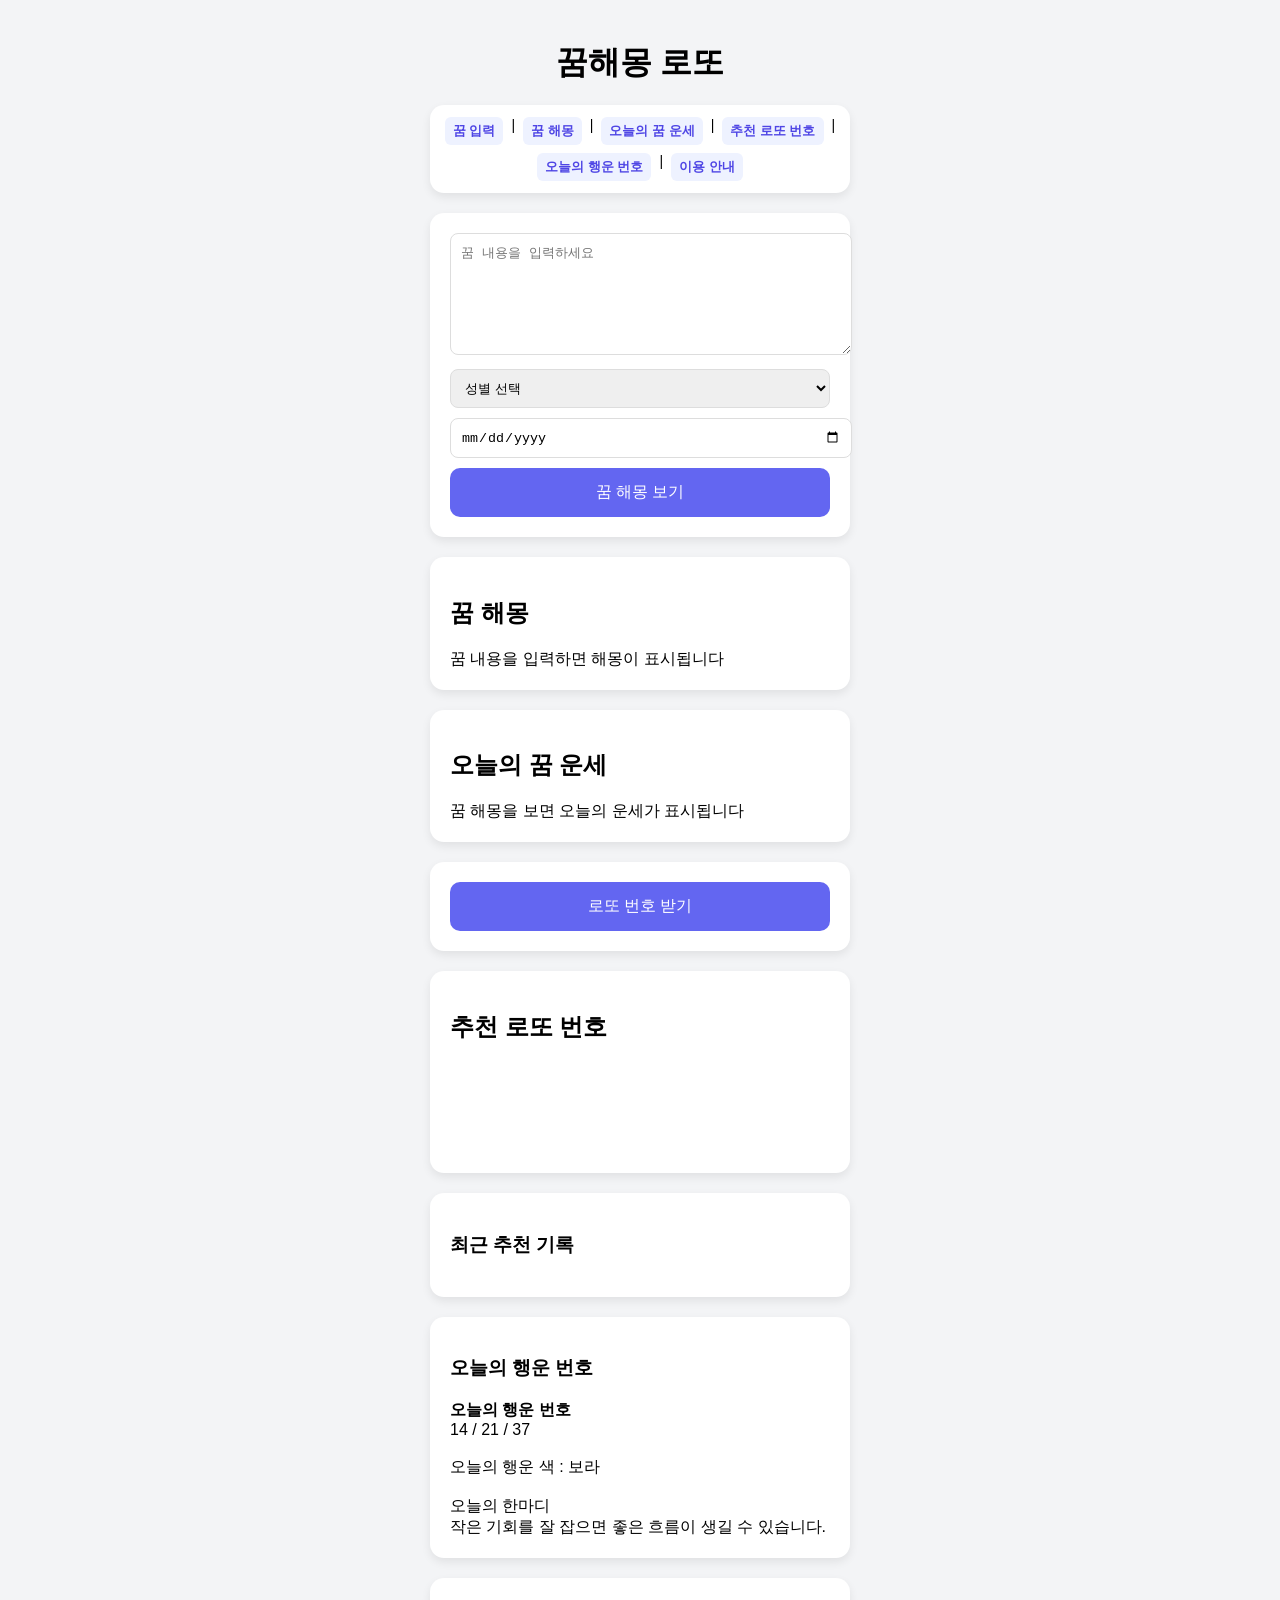
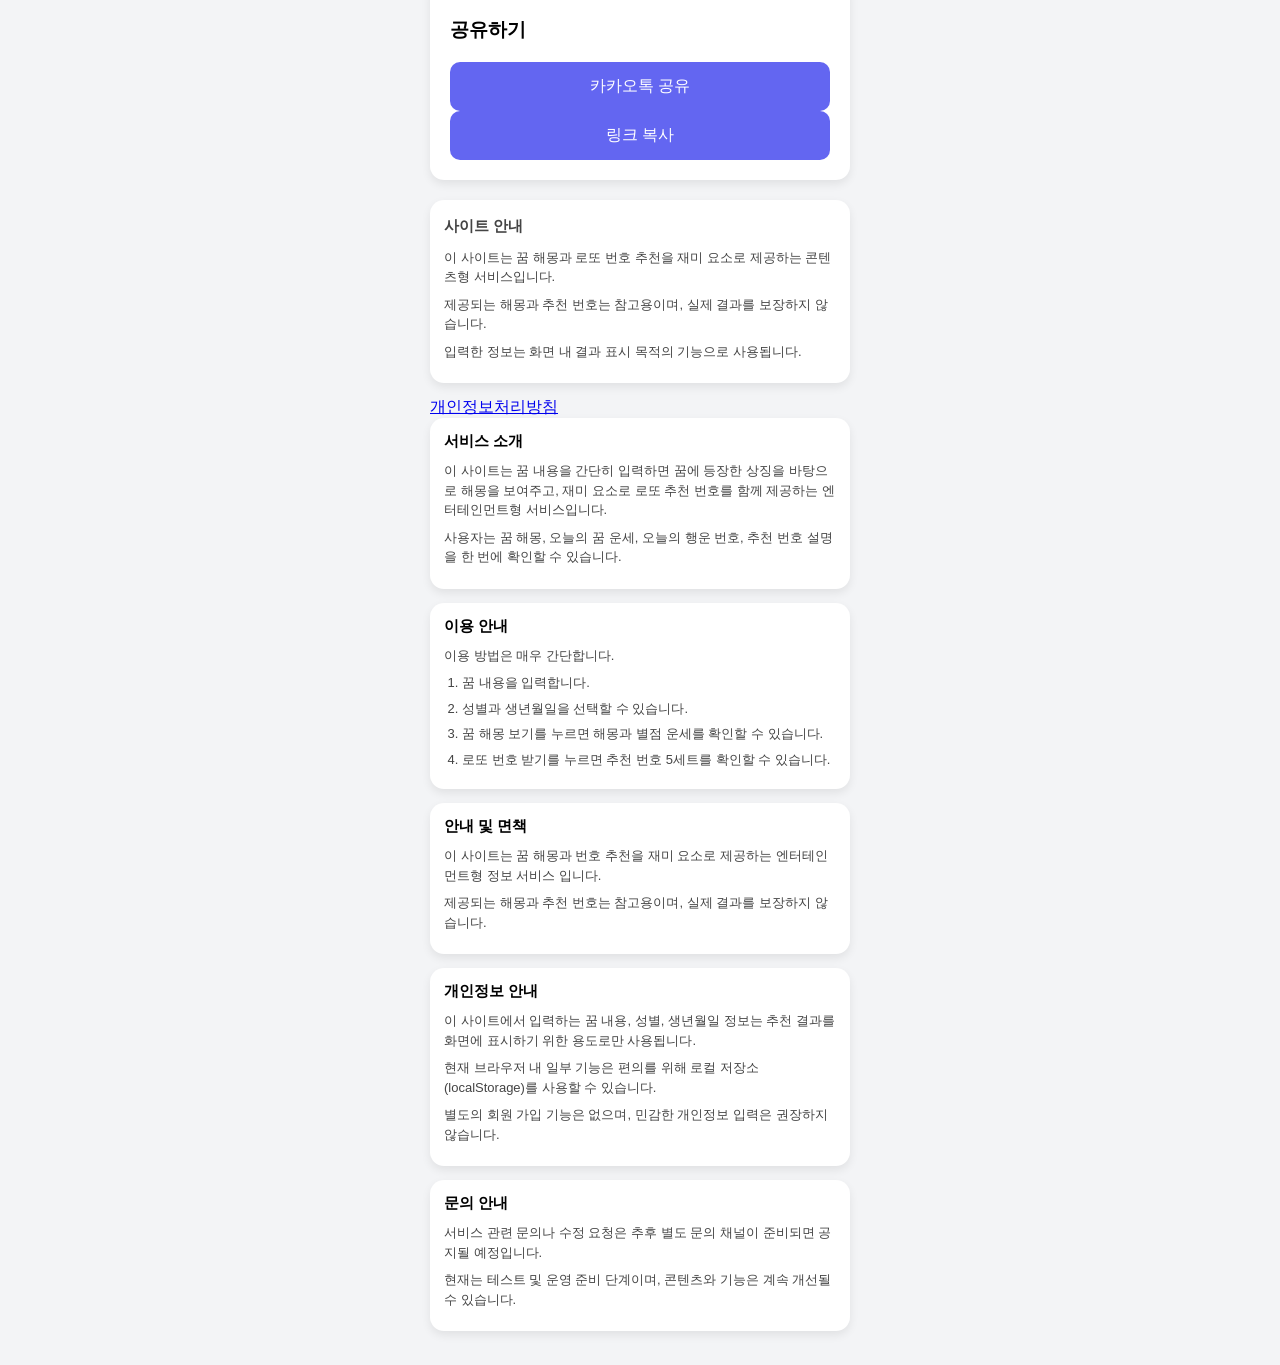
<file: index.html>
<!DOCTYPE html>
<html lang="ko">
<head>

<meta charset="UTF-8">
<meta name="viewport" content="width=device-width, initial-scale=1.0">

<script async src="https://pagead2.googlesyndication.com/pagead/js/adsbygoogle.js?client=ca-pub-2084458267795230"
     crossorigin="anonymous"></script>

<title>꿈해몽 로또</title>

<link rel="stylesheet" href="style.css">

</head>

<body>

<div class="app">

<h1>꿈해몽 로또</h1>

<!-- 상단 간단 메뉴 추가 -->
<div class="card" id="topNav">
  <nav>
    <a href="#dreamForm">꿈 입력</a> |
    <a href="#dreamInterpretation">꿈 해몽</a> |
    <a href="#dreamFortune">오늘의 꿈 운세</a> |
    <a href="#lottoSection">추천 로또 번호</a> |
    <a href="#luckySection">오늘의 행운 번호</a> |
    <a href="#siteFooter">이용 안내</a>
  </nav>
</div>

<div class="card" id="dreamForm">

<textarea id="dreamInput" placeholder="꿈 내용을 입력하세요"></textarea>

<select id="gender">
<option value="">성별 선택</option>
<option value="male">남성</option>
<option value="female">여성</option>
</select>

<input type="date" id="birth">

<button onclick="showInterpretation()">꿈 해몽 보기</button>

</div>


<div class="card" id="dreamInterpretation">

<h2>꿈 해몽</h2>

<div id="dreamResult">
꿈 내용을 입력하면 해몽이 표시됩니다
</div>

</div>


<div class="card" id="dreamFortune">

<h2>오늘의 꿈 운세</h2>

<div id="luckResult">
꿈 해몽을 보면 오늘의 운세가 표시됩니다
</div>

</div>


<div class="card">

<button onclick="startLotto()">로또 번호 받기</button>

</div>


<div class="card" id="lottoSection">

<h2>추천 로또 번호</h2>

<div id="lottoNumbers"></div>

<div id="lottoAdArea"></div>

<script async src="https://pagead2.googlesyndication.com/pagead/js/adsbygoogle.js?client=ca-pub-2084458267795230"
     crossorigin="anonymous"></script>
<!-- lotto_loading_ad_display -->
<ins class="adsbygoogle"
     style="display:block"
     data-ad-client="ca-pub-2084458267795230"
     data-ad-slot="2080815222"
     data-ad-format="auto"
     data-full-width-responsive="true"></ins>
<script>
     (adsbygoogle = window.adsbygoogle || []).push({});
</script>

<div id="numberReason"></div>

</div>


<div class="card">

<h3>최근 추천 기록</h3>

<div id="history"></div>

</div>


<div class="card" id="luckySection">

<h3>오늘의 행운 번호</h3>

<div id="todayLuckyCard"></div>

</div>


<div class="card">

<h3>공유하기</h3>

<button onclick="shareKakao()">카카오톡 공유</button>
<button onclick="shareLink()">링크 복사</button>

</div>

<!-- 하단 안내 추가 -->
<div class="card" id="siteFooter">
  <h3>사이트 안내</h3>
  <p>이 사이트는 꿈 해몽과 로또 번호 추천을 재미 요소로 제공하는 콘텐츠형 서비스입니다.</p>
  <p>제공되는 해몽과 추천 번호는 참고용이며, 실제 결과를 보장하지 않습니다.</p>
  <p>입력한 정보는 화면 내 결과 표시 목적의 기능으로 사용됩니다.</p>
</div>

<a href="privacy.html">개인정보처리방침</a>

</div>

<script src="script.js"></script>

</body>
</html>
</file>
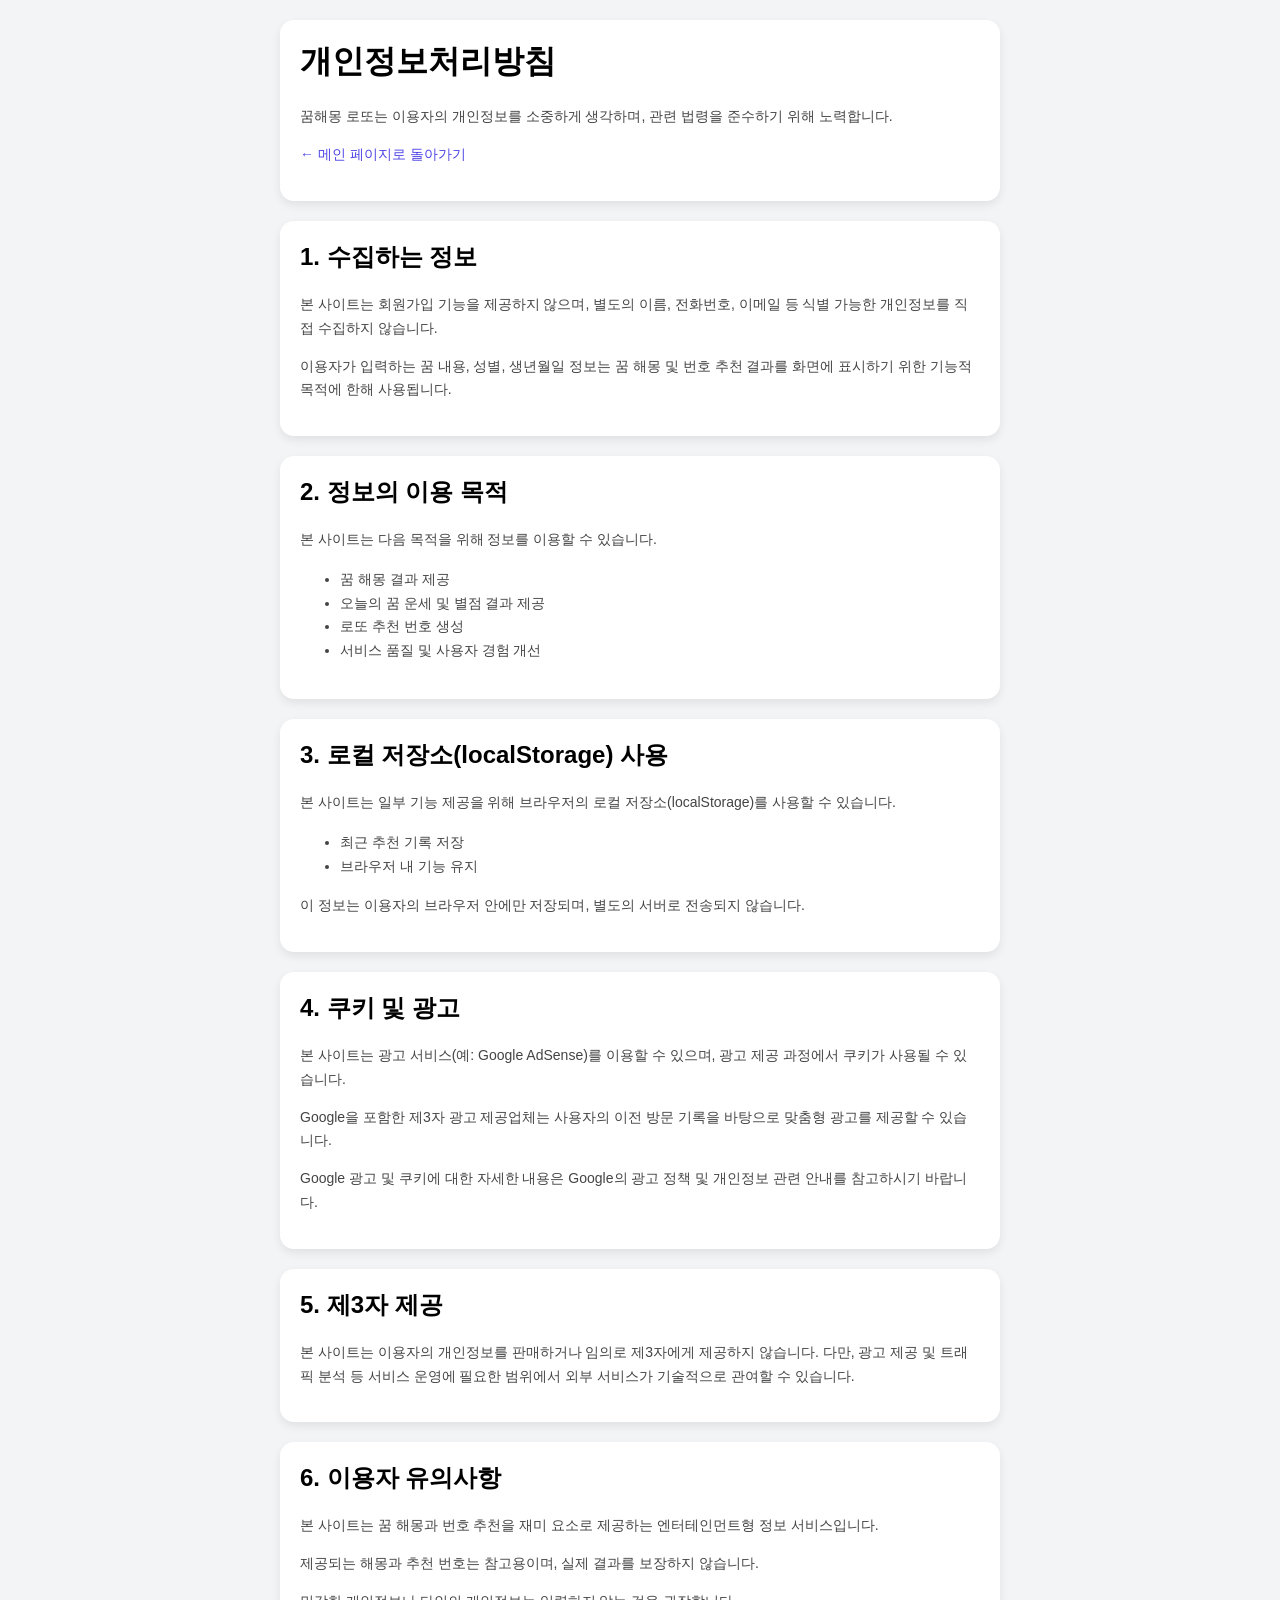
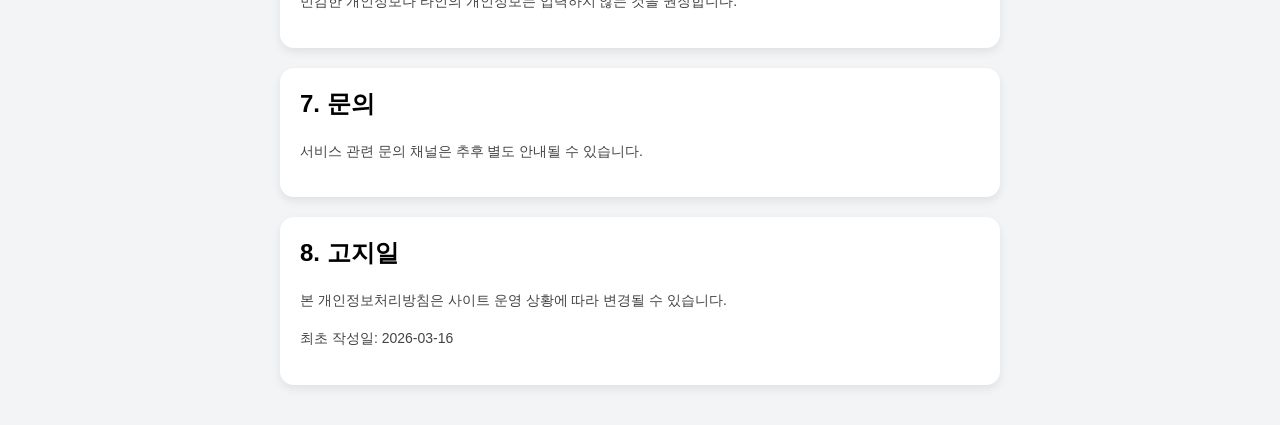
<file: privacy.html>
<!DOCTYPE html>
<html lang="ko">
<head>
<meta charset="UTF-8">
<meta name="viewport" content="width=device-width, initial-scale=1.0">
<title>개인정보처리방침 | 꿈해몽 로또</title>
<style>
body{
  margin:0;
  background:#f3f4f6;
  font-family:sans-serif;
  display:flex;
  justify-content:center;
}

.page{
  width:100%;
  max-width:720px;
  padding:20px;
}

.card{
  background:white;
  padding:20px;
  border-radius:14px;
  margin-bottom:20px;
  box-shadow:0 4px 10px rgba(0,0,0,0.08);
}

h1,h2{
  margin-top:0;
}

p, li{
  font-size:14px;
  line-height:1.7;
  color:#444;
}

a{
  color:#4f46e5;
  text-decoration:none;
}

a:hover{
  text-decoration:underline;
}
</style>
</head>
<body>

<div class="page">

<div class="card">
  <h1>개인정보처리방침</h1>
  <p>꿈해몽 로또는 이용자의 개인정보를 소중하게 생각하며, 관련 법령을 준수하기 위해 노력합니다.</p>
  <p><a href="index.html">← 메인 페이지로 돌아가기</a></p>
</div>

<div class="card">
  <h2>1. 수집하는 정보</h2>
  <p>본 사이트는 회원가입 기능을 제공하지 않으며, 별도의 이름, 전화번호, 이메일 등 식별 가능한 개인정보를 직접 수집하지 않습니다.</p>
  <p>이용자가 입력하는 꿈 내용, 성별, 생년월일 정보는 꿈 해몽 및 번호 추천 결과를 화면에 표시하기 위한 기능적 목적에 한해 사용됩니다.</p>
</div>

<div class="card">
  <h2>2. 정보의 이용 목적</h2>
  <p>본 사이트는 다음 목적을 위해 정보를 이용할 수 있습니다.</p>
  <ul>
    <li>꿈 해몽 결과 제공</li>
    <li>오늘의 꿈 운세 및 별점 결과 제공</li>
    <li>로또 추천 번호 생성</li>
    <li>서비스 품질 및 사용자 경험 개선</li>
  </ul>
</div>

<div class="card">
  <h2>3. 로컬 저장소(localStorage) 사용</h2>
  <p>본 사이트는 일부 기능 제공을 위해 브라우저의 로컬 저장소(localStorage)를 사용할 수 있습니다.</p>
  <ul>
    <li>최근 추천 기록 저장</li>
    <li>브라우저 내 기능 유지</li>
  </ul>
  <p>이 정보는 이용자의 브라우저 안에만 저장되며, 별도의 서버로 전송되지 않습니다.</p>
</div>

<div class="card">
  <h2>4. 쿠키 및 광고</h2>
  <p>본 사이트는 광고 서비스(예: Google AdSense)를 이용할 수 있으며, 광고 제공 과정에서 쿠키가 사용될 수 있습니다.</p>
  <p>Google을 포함한 제3자 광고 제공업체는 사용자의 이전 방문 기록을 바탕으로 맞춤형 광고를 제공할 수 있습니다.</p>
  <p>Google 광고 및 쿠키에 대한 자세한 내용은 Google의 광고 정책 및 개인정보 관련 안내를 참고하시기 바랍니다.</p>
</div>

<div class="card">
  <h2>5. 제3자 제공</h2>
  <p>본 사이트는 이용자의 개인정보를 판매하거나 임의로 제3자에게 제공하지 않습니다. 다만, 광고 제공 및 트래픽 분석 등 서비스 운영에 필요한 범위에서 외부 서비스가 기술적으로 관여할 수 있습니다.</p>
</div>

<div class="card">
  <h2>6. 이용자 유의사항</h2>
  <p>본 사이트는 꿈 해몽과 번호 추천을 재미 요소로 제공하는 엔터테인먼트형 정보 서비스입니다.</p>
  <p>제공되는 해몽과 추천 번호는 참고용이며, 실제 결과를 보장하지 않습니다.</p>
  <p>민감한 개인정보나 타인의 개인정보는 입력하지 않는 것을 권장합니다.</p>
</div>

<div class="card">
  <h2>7. 문의</h2>
  <p>서비스 관련 문의 채널은 추후 별도 안내될 수 있습니다.</p>
</div>

<div class="card">
  <h2>8. 고지일</h2>
  <p>본 개인정보처리방침은 사이트 운영 상황에 따라 변경될 수 있습니다.</p>
  <p>최초 작성일: 2026-03-16</p>
</div>

</div>

</body>
</html>
</file>
<file: style.css>
body{

margin:0;
background:#f3f4f6;
font-family:sans-serif;

display:flex;
justify-content:center;

}

.app{

width:100%;
max-width:420px;
padding:20px;

}

h1{

text-align:center;
margin-bottom:20px;

}

.card{

background:white;
padding:20px;
border-radius:14px;
margin-bottom:20px;
box-shadow:0 4px 10px rgba(0,0,0,0.08);

}

textarea{

width:100%;
height:100px;
padding:10px;
border-radius:8px;
border:1px solid #ddd;
margin-bottom:10px;

}

select,input{

width:100%;
padding:10px;
border-radius:8px;
border:1px solid #ddd;
margin-bottom:10px;

}

button{

width:100%;
padding:14px;

border:none;
border-radius:10px;

background:#6366f1;
color:white;

font-size:16px;

cursor:pointer;

}

button:hover{

background:#4f46e5;

}

.lottoLine{

display:flex;
gap:10px;
margin-bottom:10px;

}

.historyItem{

background:#f9fafb;
padding:8px;
border-radius:6px;
margin-bottom:5px;

font-size:14px;

}

.ball{

width:46px;
height:46px;

border-radius:50%;

display:flex;
align-items:center;
justify-content:center;

font-weight:bold;
color:white;

font-size:16px;

animation: pop 0.4s ease;

}

/* 로또 번호 색상 */

.ball.yellow{background:#fbc400;}
.ball.blue{background:#69c8f2;}
.ball.red{background:#ff7272;}
.ball.gray{background:#aaaaaa;}
.ball.green{background:#b0d840;}

@keyframes pop{

0%{
transform:scale(0);
}

100%{
transform:scale(1);
}

}

/* ===============================
상단 메뉴 스타일 (AdSense 승인용 네비게이션)
=============================== */

#topNav nav{
display:flex;
flex-wrap:wrap;
gap:10px;
justify-content:center;
font-size:14px;
}

#topNav a{
text-decoration:none;
color:#4f46e5;
font-weight:600;
padding:6px 10px;
border-radius:6px;
background:#eef2ff;
}

#topNav a:hover{
background:#e0e7ff;
}


/* ===============================
사이트 안내 영역
=============================== */

#siteFooter{

font-size:14px;
line-height:1.6;
color:#444;

}

#siteFooter p{

margin-bottom:10px;

}


/* ===============================
AdSense 광고 영역 스타일
=============================== */

#lottoAdArea{

margin-top:10px;
text-align:center;

min-height:90px;

}


/* ===============================
모바일 대응
=============================== */

@media (max-width:480px){

#topNav nav{
font-size:13px;
gap:6px;
}

}

/* ===============================
승인용 안내 카드 가독성 개선
=============================== */

#adsenseReadyIntro,
#adsenseReadyGuide,
#adsenseReadyNotice,
#adsenseReadyPrivacy,
#adsenseReadyContact,
#siteFooter{

padding:14px;
margin-bottom:14px;

}

#adsenseReadyIntro h3,
#adsenseReadyGuide h3,
#adsenseReadyNotice h3,
#adsenseReadyPrivacy h3,
#adsenseReadyContact h3,
#siteFooter h3{

font-size:15px;
margin-top:0;
margin-bottom:10px;

}

#adsenseReadyIntro p,
#adsenseReadyGuide p,
#adsenseReadyNotice p,
#adsenseReadyPrivacy p,
#adsenseReadyContact p,
#siteFooter p{

font-size:13px;
line-height:1.5;
margin:0 0 8px 0;
color:#444;

}

#adsenseReadyGuide ol{

padding-left:18px;
margin:0;

}

#adsenseReadyGuide li{

font-size:13px;
line-height:1.5;
margin-bottom:6px;
color:#444;

}


/* ===============================
상단 메뉴도 조금 더 컴팩트하게
=============================== */

#topNav{

padding:12px;

}

#topNav nav{
gap:8px;
}

#topNav a{
font-size:13px;
padding:5px 8px;
}


/* ===============================
모바일에서 더 답답하지 않게
=============================== */

@media (max-width:480px){

#adsenseReadyIntro,
#adsenseReadyGuide,
#adsenseReadyNotice,
#adsenseReadyPrivacy,
#adsenseReadyContact,
#siteFooter{

padding:12px;
margin-bottom:12px;

}

#adsenseReadyIntro h3,
#adsenseReadyGuide h3,
#adsenseReadyNotice h3,
#adsenseReadyPrivacy h3,
#adsenseReadyContact h3,
#siteFooter h3{

font-size:14px;
margin-bottom:8px;

}

#adsenseReadyIntro p,
#adsenseReadyGuide p,
#adsenseReadyNotice p,
#adsenseReadyPrivacy p,
#adsenseReadyContact p,
#siteFooter p,
#adsenseReadyGuide li{

font-size:12px;
line-height:1.45;

}

}
</file>
